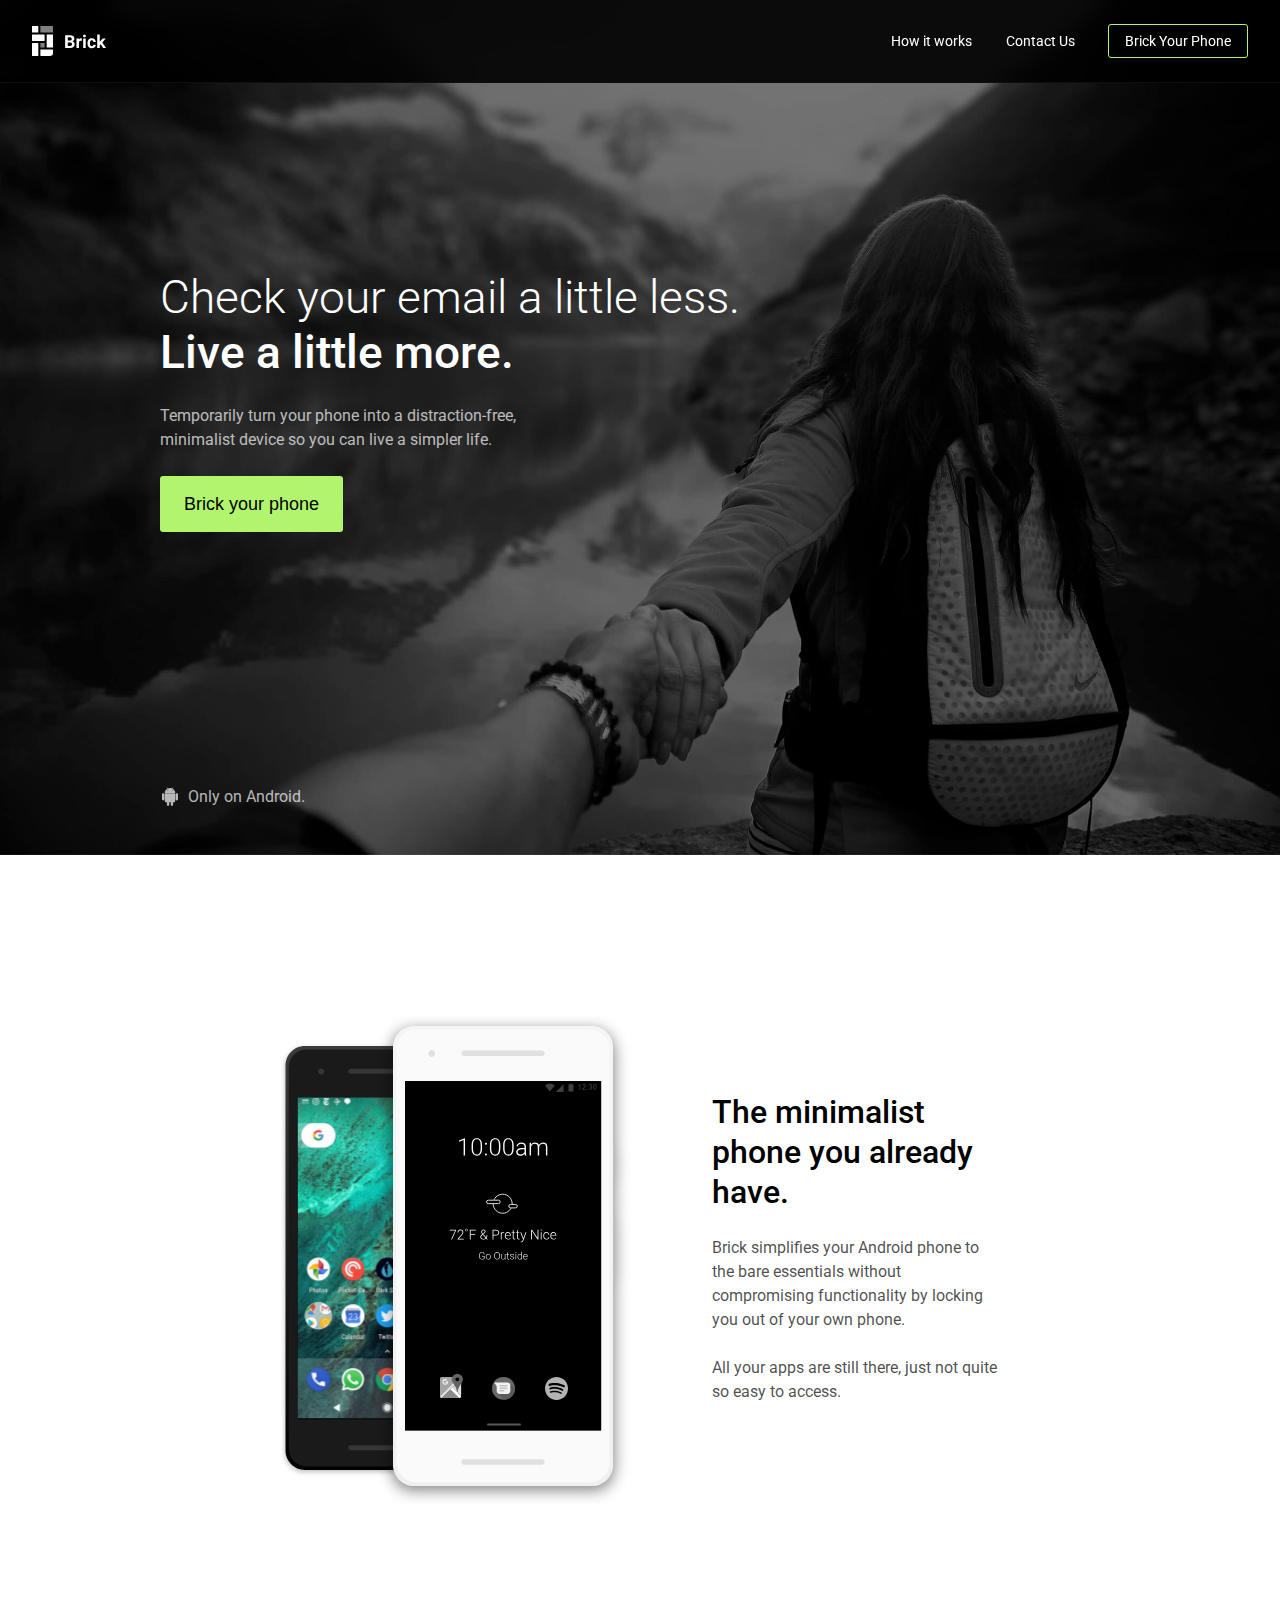
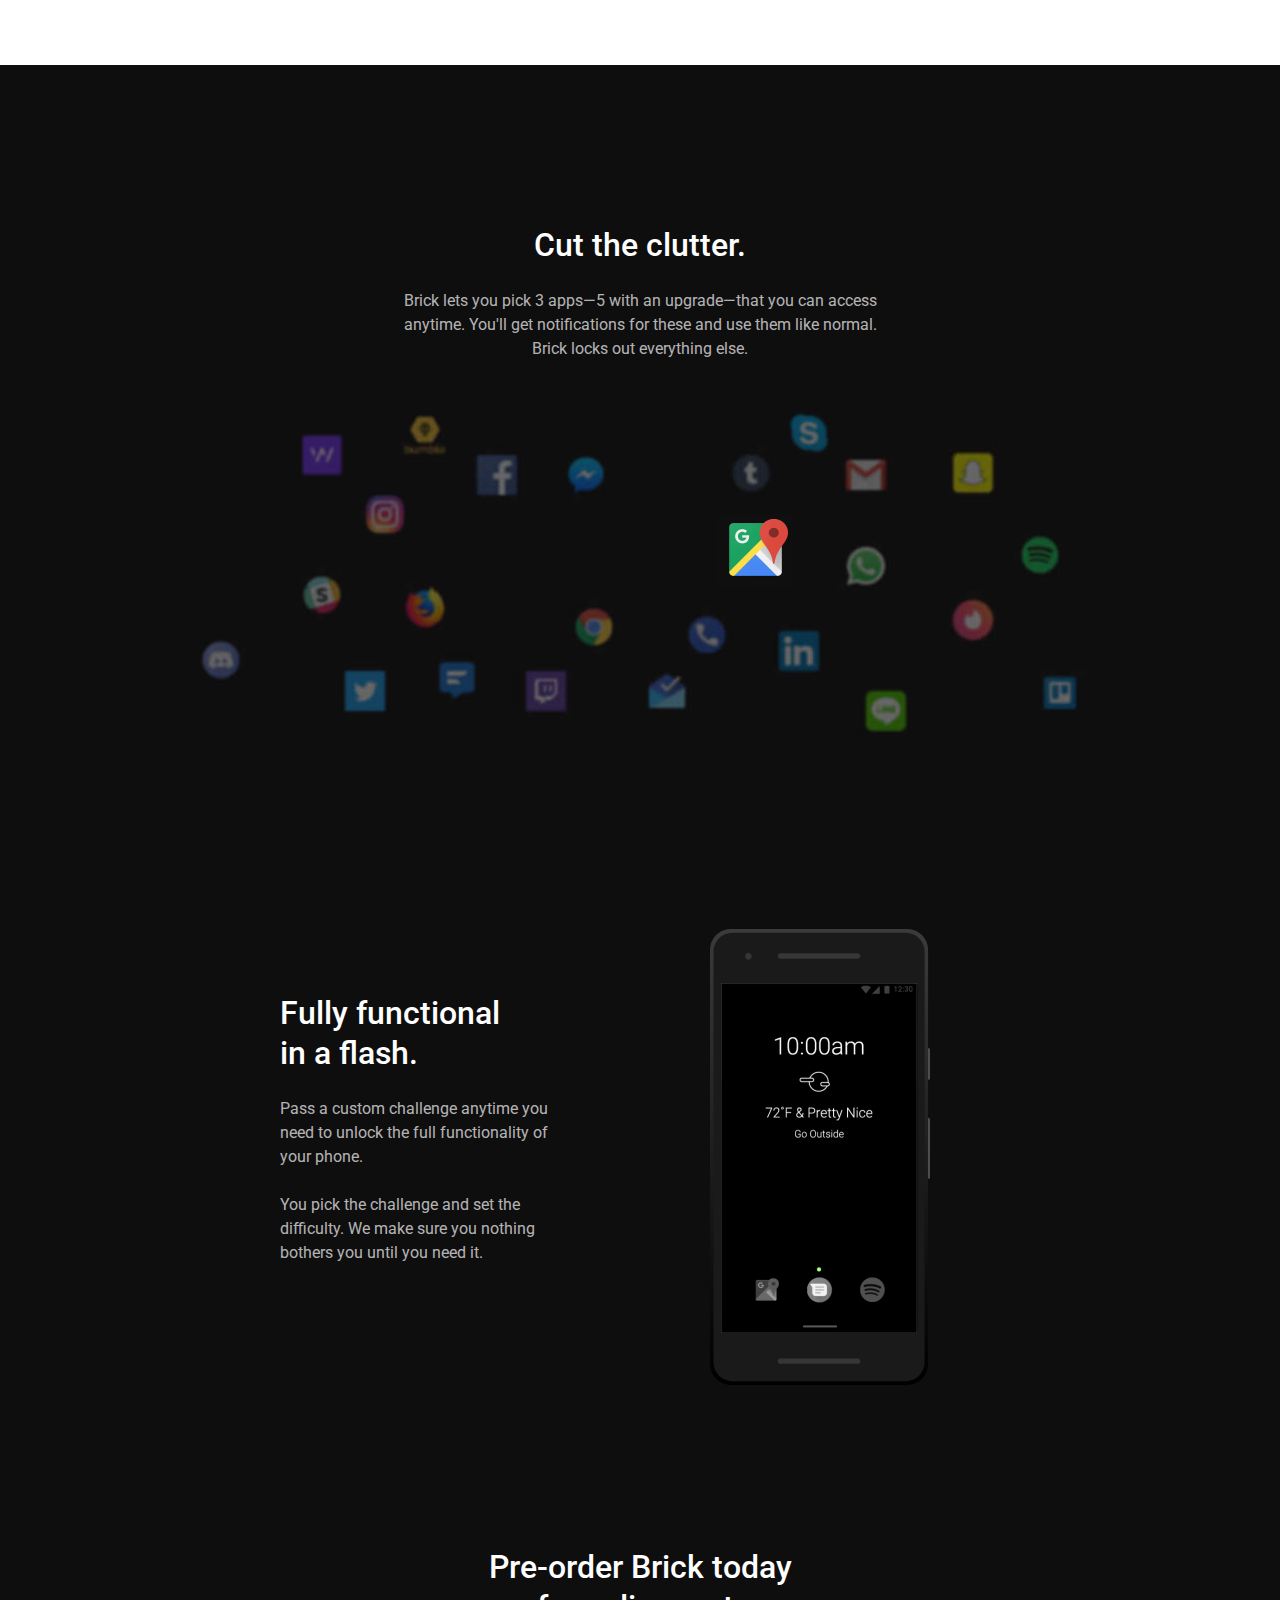
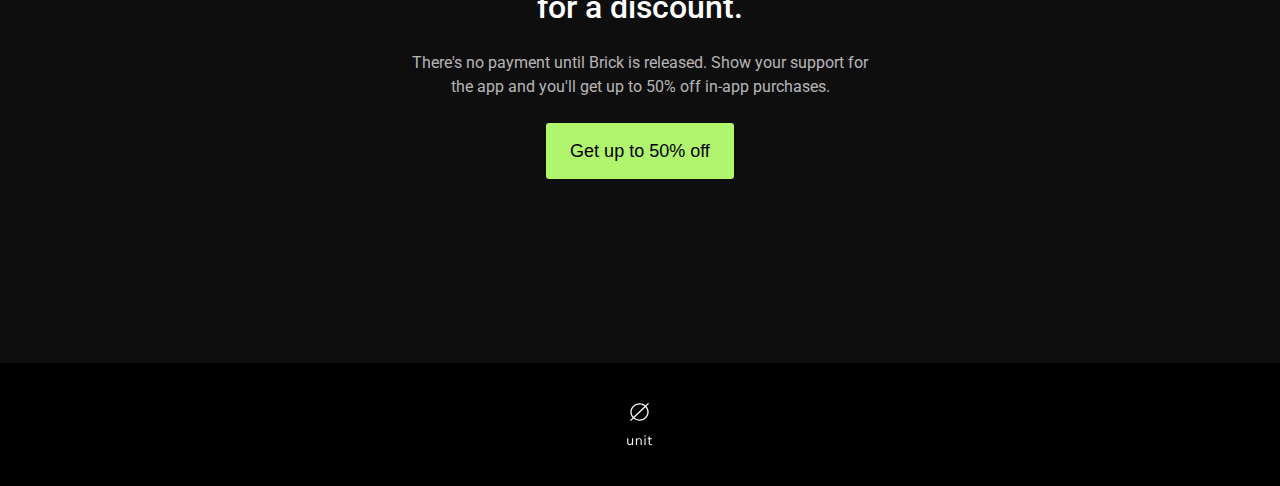
<file: index.html>
<!DOCTYPE html>
<html lang="en">
  <head>
    <title>Brick Your Phone</title>
    <meta http-equiv="X-UA-Compatible" content="IE=edge,chrome=1">
    <meta name="viewport" content="width=device-width, initial-scale=1.0, shrink-to-fit=no">
    <meta charset="UTF-8">

    <meta name="twitter:card" content="summary_large_image" />
    <meta name="twitter:site" content="@nullunit" />
    <meta name="twitter:creator" content="@nullunit" />
    <meta name="twitter:image:alt" content="Check your email less. Live a little more | Only on Android | Brick" />
    <meta property="og:url" content="http://brickyourphone.com" />
    <meta property="og:title" content="Brick Your Phone" />
    <meta property="og:description" content="Temporarily turn your phone into a distraction-free, minimalist device so you can live a simpler life." />
    <meta property="og:image" content="img/twitter-card.jpg" />


    <link rel="stylesheet" type="text/css" href="css/_compiled/style.css">
    <link rel="shortcut icon" href="favicon.ico">
  </head>
  <body>

    <div id="root">

        <header class="header">
          <div class="logo"></div>
          <nav>
            <a href="#howitworks" class="link-button anchor" onclick="handleAnchorClick(e)">How it works</a>
            <a href="#" class="link-button anchor">Contact Us</a>
            <a href="#" class="button" id="cta1">Brick Your Phone</a>
          </nav>
        </header>

        <section class="hero dark">
          <div class="margins">

            <div class="column-left">
              <h1>Check your email a&nbsp;little&nbsp;less. <span>Live a little more.</span></h1>
              <p>Temporarily turn your phone into a distraction-free, minimalist device so you can live a simpler life.</p>
              <button id="cta2">Brick your phone</button>
            </div>

            <div class="platforms">
              Only on Android.
            </div>
          </div>
        </section>

        <section class="howitworks light" id="howitworks">
          <div class="margins">

            <div class="columns columns-reversed two columns-narrow">
              <div class="column column-text">
                <h2>The minimalist phone you already have.</h2>
                <p>Brick simplifies your Android phone to the bare essentials without compromising functionality by locking you out of your own phone.</p>
                <p>All your apps are still there, just not quite so easy to access.</p>
              </div>
              <div class="column custom-layout">
                <img src="img/Pixel_Black.svg" class="standard-android" />
                <img src="img/Pixel_White.svg" class="bricked-android" />
              </div>
            </div>

          </div>
        </section>


        <section class="clutter dark">
          <div class="margins">
            <div class="columns centered one">
              <div class="column">
                <h2>Cut the clutter.</h2>
                <p>Brick lets you pick 3 apps&mdash;5 with an upgrade&mdash;that you can access anytime. You'll get notifications for these and use them like normal. Brick locks out everything else.</p>

              </div>
            </div>
          </div>
          <div class="icons">
            <div>
              <video autoplay loop muted>
                <source src="img/icon-1.mp4" />
              </video>
              <video autoplay loop muted>
                <source src="img/icon-2.mp4" />
              </video>
              <video autoplay loop muted>
                <source src="img/icon-3.mp4" />
              </video>
            </div>
          </div>
        </section>


        <section class="unbrick dark">
          <div class="margins">
            <div class="columns two columns-narrow">
              <div class="column column-text">
                <h2>Fully functional <span>in a flash.</span></h2>
                <p>Pass a custom challenge anytime you need to unlock the full functionality of your phone.</p>
                <p>You pick the challenge and set the difficulty. We make sure you nothing bothers you until you need it.</p>
              </div>
              <div class="column custom-layout">

                <div class="bricked-android">
                  <img src="img/Pixel_Empty.svg" />
                  <video autoplay loop muted>
                    <source src="img/ScreenAnimation.mp4" />
                  </video>
                </div>

            </div>
            </div>

        </section>


        <section class="discount dark">
          <div class="margins">
            <div class="columns centered one">
              <div class="column">
                <h2>Pre-order Brick today <span>for a discount.</span></h2>
                <p>There's no payment until Brick is released. Show your support for the app and you'll get up to 50% off in-app purchases.</p>
                <button id="cta3">Get up to 50% off</button>
              </div>
            </div>
          </div>
        </section>


        <footer>
          <div class="margins">
            <a href="http://www.nullunit.co" target="_blank">
              <img src="img/icon-nullunit.svg" width="28" height="45" alt="Null Unit Logo"/>
            </a>
          </div>
        </footer>

        <script type="text/javascript" src="scripts/scroll.js"></script>

    </div>
  </body>
</html>
</file>
<file: css/_compiled/style.css>
/* Colors */
/* Fonts */
@import url("https://fonts.googleapis.com/css?family=Roboto:300,300i,400,400i,500,500i");
/* Animation */
/* Base Layout & Style */
html {
  box-sizing: border-box;
}

*, *:before, *:after {
  box-sizing: inherit;
  color: inherit;
}

html, body {
  background: #0F0E0F;
}

body {
  margin: 0;
  padding: 0;
  font-family: "Roboto", helvetica, arial, sans-serif;
  line-height: 1.6;
  color: #000000;
}

#root {
  text-align: left;
  overflow: hidden;
}

/* Section Structure */
header {
  width: 100%;
  padding: 0;
  margin: 0;
}

section {
  width: 100%;
  padding: 64px 0;
  margin: 0;
}

footer {
  width: 100%;
  padding: 40px 0;
  margin: 0;
}

.margins {
  margin: 0 auto;
  padding: 0 24px;
}

.columns {
  display: flex;
  flex-wrap: wrap;
  justify-content: space-between;
}
.columns .column img {
  width: 100%;
}
.columns.one .column {
  width: 100%;
}
.columns.two .column {
  width: 100%;
}
.columns.three .column {
  width: 100%;
}
.columns.four .column {
  width: 100%;
}
.columns .column-left {
  width: 100%;
}

/* Basic Type & Elements */
h1, h2, h3, h4, h5, h6, a, p, span, button, ul, li {
  color: inherit;
}

h1, h2, h3, h4, h5, h6 {
  font-family: "Roboto", helvetica, arial, sans-serif;
  font-weight: 500;
  line-height: 1.3;
}

h1 {
  font-size: 32px;
  font-weight: 300;
  line-height: 40px;
  margin: 0 0 24px;
}
h1 span {
  font-weight: 500;
  display: block;
}

h2 {
  font-size: 24px;
  line-height: 32px;
  margin: 0 0 24px;
}
h2 span {
  display: block;
}

h3 {
  font-size: 20px;
  margin: 0;
}

p {
  font-size: 16px;
  line-height: 24px;
  margin: 0 0 24px;
}

img {
  display: block;
  max-width: 100%;
  width: auto;
  height: auto;
  object-fit: contain;
}

ul, li {
  margin: 0;
  padding: 0;
  list-style: none;
  list-style-type: none;
}

/* Special Patterns */
.button {
  display: block;
}

button, .button {
  border: none;
  outline: none;
  background-color: #B1F56E;
  color: #000000;
  font-weight: 400;
  font-size: 18px;
  line-height: 24px;
  padding: 16px 24px;
  width: 100%;
  text-decoration: none;
  border-radius: 3px;
  cursor: pointer;
  transition: 0.1s all ease-in-out;
}
button:hover, .button:hover {
  background-color: #C2F681;
}
button:active, .button:active {
  background-color: #ffffff;
}

/* Section-specific */
header {
  position: relative;
  z-index: 10;
  background-color: rgba(0, 0, 0, 0.9);
  display: flex;
  justify-content: space-between;
  padding: 24px 32px;
  border-bottom: 1px solid #0F0E0F;
  backdrop-filter: blur(10px);
  -webkit-backdrop-filter: blur(10px);
}
header .logo {
  width: 100px;
  background: url(../../img/logo.svg) left center no-repeat;
}
header nav {
  display: flex;
  justify-content: flex-end;
}
header nav .link-button {
  display: none;
  font-size: 14px;
  line-height: 16px;
  padding: 8px 32px 8px 0;
  border: 1px solid transparent;
  text-decoration: none;
  color: #ffffff;
  transition: 0.1s color ease-out;
}
header nav .link-button:hover {
  color: #B1F56E;
}
header nav .button {
  display: inline-block;
  font-size: 14px;
  line-height: 16px;
  padding: 8px 16px;
  border: 1px solid #B1F56E;
  color: #ffffff;
  background-color: transparent;
}
header nav .button:hover {
  background-color: #C2F681;
  color: #000000;
}
header nav .button:active {
  background-color: #ffffff;
}

.dark {
  /* White */
  background-color: #0F0E0F;
  color: rgba(255, 255, 255, 0.7);
}
.dark h1, .dark h2 {
  color: #ffffff;
}

.light {
  background-color: #ffffff;
  color: rgba(0, 0, 0, 0.7);
}
.light h1, .light h2 {
  color: #000000;
}

.hero {
  position: relative;
  height: auto;
  padding: 80px 0 80px;
  background: url(../../img/masthead.jpg) center center no-repeat;
  background-size: cover;
}
.hero p {
  max-width: 420px;
}
.hero .platforms {
  position: relative;
  width: 100%;
  padding: 0 0 0 28px;
  margin: 32px 0 0 0;
  background: url(../../img/icon-android.svg) left center no-repeat;
}

.howitworks .columns .custom-layout {
  display: flex;
  justify-content: center;
}
.howitworks .columns .custom-layout .standard-android {
  transform: translateX(30%);
  width: 80%;
  transition: all 0.15s ease;
}
.howitworks .columns .custom-layout .bricked-android {
  transform: translateX(-20%);
  width: 100%;
  position: relative;
  transition: all 0.15s ease;
}
.howitworks .columns .custom-layout .bricked-android img {
  position: absolute;
  width: 100%;
  z-index: 1;
}
.howitworks .columns .custom-layout .bricked-android video {
  position: absolute;
  left: 6%;
  top: 12%;
  width: 88%;
  z-index: 10;
}

.clutter .icons {
  background: url(../../img/icons-bg.jpg) center center no-repeat;
  height: 326px;
  width: 100%;
}
.clutter .icons div {
  margin: 0 auto;
  display: flex;
  justify-content: center;
  padding-top: 105px;
}
.clutter .icons video {
  height: 75px;
  width: 75px;
  margin: 0 10px;
}

.unbrick .columns .custom-layout {
  height: 460px;
  margin-top: 32px;
}
.unbrick .columns .custom-layout .bricked-android {
  position: relative;
  margin: 0 auto;
  width: 220px;
  height: 460px;
}
.unbrick .columns .custom-layout .bricked-android img {
  position: absolute;
  top: 0;
  left: 0;
  width: 222px;
  height: 460px;
}
.unbrick .columns .custom-layout .bricked-android video {
  position: absolute;
  top: 56px;
  left: 11px;
  width: 196px;
  height: 350px;
}

footer {
  background-color: #000000;
}
footer a img {
  margin: 0 auto;
}

@media screen and (min-width: 700px) {
  h1 {
    font-size: 46px;
    font-weight: 300;
    line-height: 55px;
    margin: 0 0 24px;
  }

  h2 {
    font-size: 32px;
    line-height: 40px;
    margin: 0 0 24px;
  }

  h3 {
    font-size: 24px;
    margin: 0;
  }

  header {
    position: fixed;
  }
  header nav .link-button {
    display: inline-block;
  }

  section {
    padding: 120px 0;
  }

  .margins {
    padding: 0;
    width: 90%;
  }

  .columns {
    display: flex;
    flex-wrap: wrap;
    align-items: center;
  }
  .columns.centered {
    text-align: center;
    margin-bottom: 24px;
  }
  .columns.centered .column {
    margin: 0 auto;
    width: 50%;
  }
  .columns.two .column {
    width: 50%;
  }
  .columns.three .column {
    width: 33.33%;
  }
  .columns.four .column {
    width: 25%;
  }

  .column-left {
    padding-right: 30%;
  }

  .columns .column-text {
    padding: 0 48px 0 0;
  }

  .columns-reversed {
    flex-direction: row-reverse;
  }
  .columns-reversed .column-text {
    padding: 0 16px 0 48px;
  }

  button, .button {
    width: auto;
  }

  .hero {
    height: 80vh;
    min-height: 550px;
    max-height: 800px;
    padding-top: 22vh;
  }
  .hero .platforms {
    position: absolute;
    bottom: 5vh;
    width: 100%;
  }

  .howitworks .columns .custom-layout .standard-android {
    transform: translateX(25%);
  }
  .howitworks .columns .custom-layout .bricked-android {
    transform: translateX(-25%);
  }
  .howitworks .columns .custom-layout:hover .standard-android {
    transform: translateX(50%);
    transition: all 0.15s ease;
  }
  .howitworks .columns .custom-layout:hover .bricked-android {
    transform: translateX(-50%);
    transition: all 0.15s ease;
  }

  .clutter {
    padding-bottom: 0;
  }
  .clutter .icons video {
    height: 75px;
    width: 75px;
    margin: 0 20px;
  }

  .unbrick {
    padding-bottom: 0;
    margin-top: 0;
  }
}
@media screen and (min-width: 1025px) {
  section {
    padding: 160px 0;
  }

  .margins {
    padding: 0;
    width: 960px;
  }

  .columns .column-text {
    padding: 0 72px 0 0;
  }

  .columns-reversed {
    flex-direction: row-reverse;
  }
  .columns-reversed .column-text {
    padding: 0 0 0 72px;
  }

  .columns-narrow {
    width: 75%;
    margin: 0 auto;
  }

  .columns-extranarrow {
    width: 66%;
    margin: 0 auto;
  }

  .hero {
    min-height: 600px;
    max-height: 2000px;
    height: 95vh;
    padding-top: 30vh;
  }
}
@media screen and (min-width: 1440px) {
  .margins {
    padding: 0;
    width: 1200px;
  }

  .columns-reversed {
    flex-direction: row-reverse;
  }
}

/*# sourceMappingURL=file:///Users/Matt/bitbucket/brick-landing/css/style.css.map */
</file>
